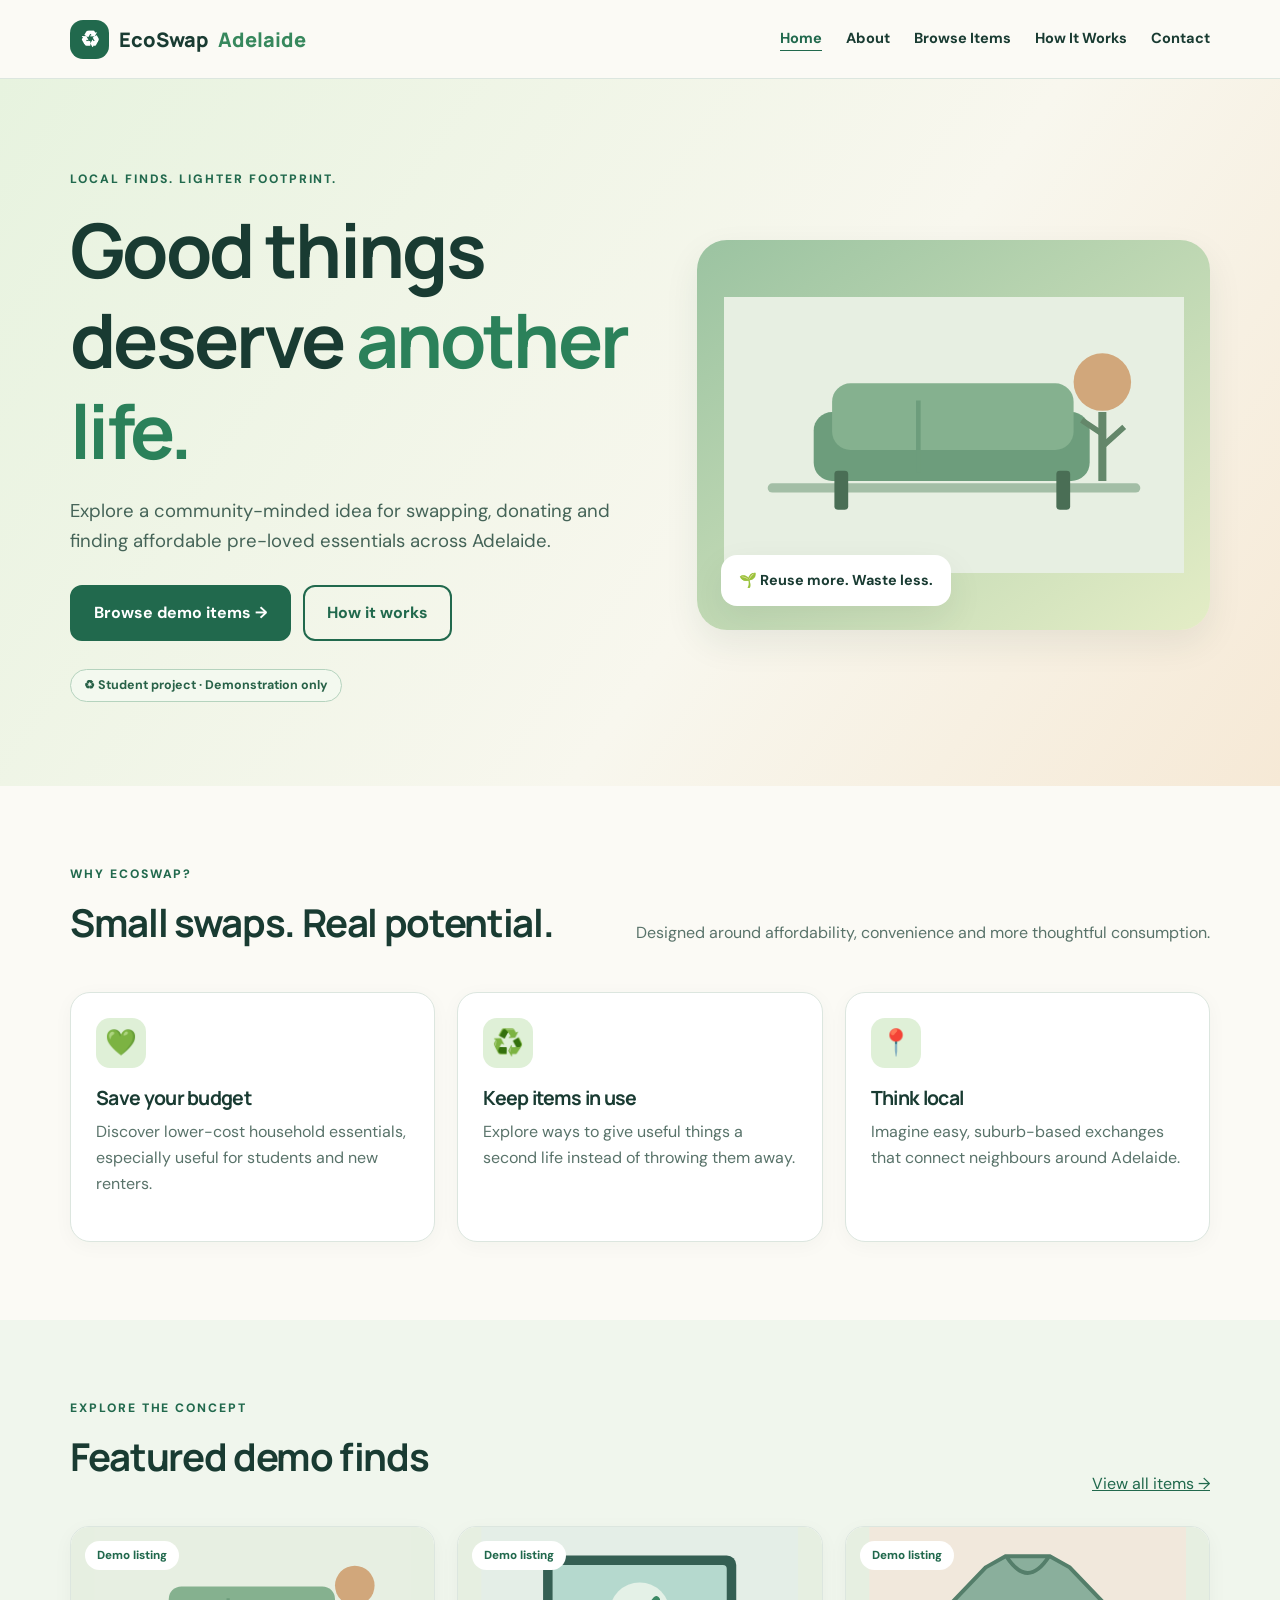
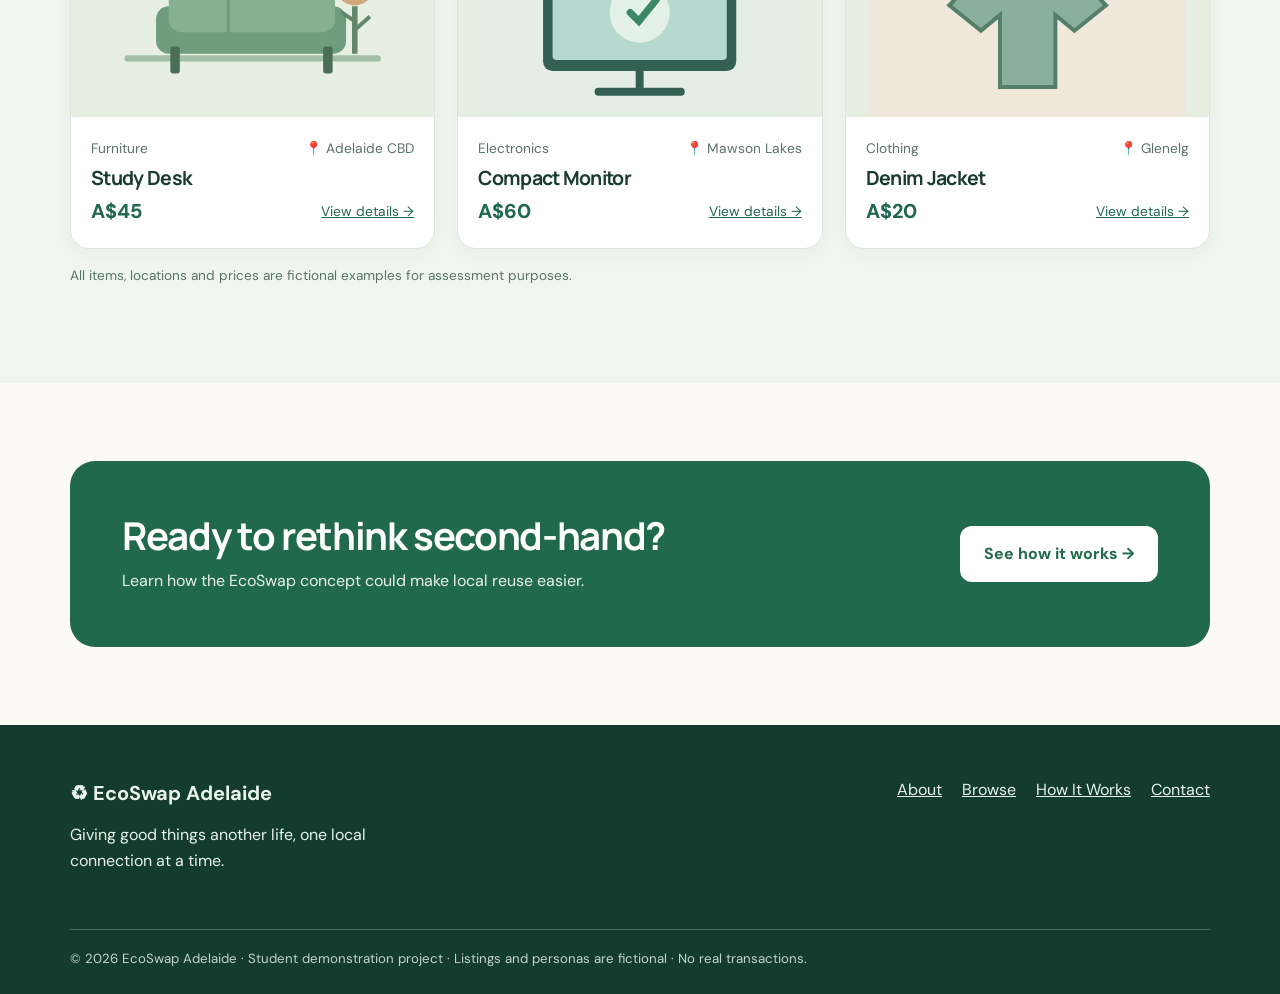
<file: index.html>
<!doctype html><html lang="en-AU"><head><meta charset="utf-8"><meta name="viewport" content="width=device-width,initial-scale=1"><meta name="description" content="Discover EcoSwap Adelaide, a student concept for affordable second-hand furniture, clothing and household items in Adelaide."><meta name="theme-color" content="#21694d"><meta name="robots" content="index,follow"><title>Sustainable Second-Hand Marketplace | EcoSwap Adelaide</title><meta property="og:type" content="website"><meta property="og:title" content="Sustainable Second-Hand Marketplace | EcoSwap Adelaide"><meta property="og:description" content="Discover EcoSwap Adelaide, a student concept for affordable second-hand furniture, clothing and household items in Adelaide."><link rel="stylesheet" href="style.css"><!-- GA4: replace G-XXXXXXXXXX with your own Measurement ID. Remove the conditional below once configured. -->
<script async src="https://www.googletagmanager.com/gtag/js?id=G-VTYSE3WFQF"></script>
<script>window.dataLayer=window.dataLayer||[];function gtag(){dataLayer.push(arguments)}gtag('js',new Date());gtag('config','G-VTYSE3WFQF');window.ECOSWAP_GA4_ENABLED=true;</script>
</head><body><a class="skip" href="#main">Skip to main content</a><header class="site-header"><div class="container header-inner"><a class="brand" href="index.html" aria-label="EcoSwap Adelaide home"><span class="brand-mark" aria-hidden="true">♻</span> EcoSwap <span style="color:#37885d">Adelaide</span></a><button class="menu-toggle" aria-controls="primary-nav" aria-expanded="false">Menu ☰</button><nav class="nav" id="primary-nav" aria-label="Main navigation"><a href="index.html" aria-current="page">Home</a><a href="about.html">About</a><a href="browse.html">Browse Items</a><a href="how-it-works.html">How It Works</a><a href="contact.html">Contact</a></nav></div></header><main id="main"><section class="hero"><div class="container hero-grid"><div><div class="eyebrow">Local finds. Lighter footprint.</div><h1>Good things deserve <span style="color:#2b815a">another life.</span></h1><p class="lead">Explore a community-minded idea for swapping, donating and finding affordable pre-loved essentials across Adelaide.</p><div class="hero-actions"><a class="btn" data-track="browse_items_click" href="browse.html">Browse demo items →</a><a class="btn btn-outline" href="how-it-works.html">How it works</a></div><span class="pill">♻ Student project · Demonstration only</span></div><div class="hero-visual"><svg viewBox="0 0 400 240" role="img" aria-label="Illustration of reusable household furniture"><rect width="400" height="240" fill="#e7efe2"/><rect x="38" y="162" width="324" height="8" rx="4" fill="#a3bea6"/><rect x="78" y="100" width="240" height="60" rx="16" fill="#6d9d7c"/><rect x="94" y="75" width="210" height="58" rx="16" fill="#85b18f"/><rect x="96" y="151" width="12" height="34" rx="3" fill="#4a6e55"/><rect x="289" y="151" width="12" height="34" rx="3" fill="#4a6e55"/><rect x="167" y="90" width="4" height="63" fill="#6d9d7c"/><circle cx="329" cy="74" r="25" fill="#d1a77b"/><path d="M329 100V160" stroke="#64876a" stroke-width="7"/><path d="M329 119l-18 -12m18 23 19 -17" stroke="#64876a" stroke-width="5"/></svg><div class="floating-note">🌱 Reuse more. Waste less.</div></div></div></section><section class="section"><div class="container"><div class="section-head"><div><div class="eyebrow">Why EcoSwap?</div><h2>Small swaps. Real potential.</h2></div><p>Designed around affordability, convenience and more thoughtful consumption.</p></div><div class="grid-3"><div class="card"><div class="icon-tile">💚</div><h3>Save your budget</h3><p>Discover lower-cost household essentials, especially useful for students and new renters.</p></div><div class="card"><div class="icon-tile">♻️</div><h3>Keep items in use</h3><p>Explore ways to give useful things a second life instead of throwing them away.</p></div><div class="card"><div class="icon-tile">📍</div><h3>Think local</h3><p>Imagine easy, suburb-based exchanges that connect neighbours around Adelaide.</p></div></div></div></section><section class="section section-soft"><div class="container"><div class="section-head"><div><div class="eyebrow">Explore the concept</div><h2>Featured demo finds</h2></div><a href="browse.html">View all items →</a></div><div class="grid-3"><article class="product-card" data-category="furniture" data-search="study desk furniture adelaide cbd" data-price="45" data-order="0"><div class="product-art"><svg viewBox="0 0 400 240" role="img" aria-label="Illustration of reusable household furniture"><rect width="400" height="240" fill="#e7efe2"/><rect x="38" y="162" width="324" height="8" rx="4" fill="#a3bea6"/><rect x="78" y="100" width="240" height="60" rx="16" fill="#6d9d7c"/><rect x="94" y="75" width="210" height="58" rx="16" fill="#85b18f"/><rect x="96" y="151" width="12" height="34" rx="3" fill="#4a6e55"/><rect x="289" y="151" width="12" height="34" rx="3" fill="#4a6e55"/><rect x="167" y="90" width="4" height="63" fill="#6d9d7c"/><circle cx="329" cy="74" r="25" fill="#d1a77b"/><path d="M329 100V160" stroke="#64876a" stroke-width="7"/><path d="M329 119l-18 -12m18 23 19 -17" stroke="#64876a" stroke-width="5"/></svg><span class="tag">Demo listing</span></div><div class="product-body"><div class="product-meta"><span>Furniture</span><span>📍 Adelaide CBD</span></div><h3>Study Desk</h3><div class="product-meta"><span class="price">A$45</span><a href="#" data-demo-action aria-label="Enquire about demo item Study Desk">View details →</a></div></div></article><article class="product-card" data-category="electronics" data-search="compact monitor electronics mawson lakes" data-price="60" data-order="1"><div class="product-art"><svg viewBox="0 0 400 240" role="img" aria-label="Illustration of a pre-owned computer monitor"><rect width="400" height="240" fill="#e4eee7"/><rect x="78" y="36" width="244" height="146" rx="12" fill="#345f53"/><rect x="90" y="48" width="220" height="120" rx="5" fill="#b5d9ce"/><circle cx="200" cy="108" r="38" fill="#e4f1e7"/><path d="M188 108l11 11 22-27" fill="none" stroke="#3b8964" stroke-width="9" stroke-linecap="round"/><path d="M200 182v26m-52 0h104" stroke="#345f53" stroke-width="10" stroke-linecap="round"/></svg><span class="tag">Demo listing</span></div><div class="product-body"><div class="product-meta"><span>Electronics</span><span>📍 Mawson Lakes</span></div><h3>Compact Monitor</h3><div class="product-meta"><span class="price">A$60</span><a href="#" data-demo-action aria-label="Enquire about demo item Compact Monitor">View details →</a></div></div></article><article class="product-card" data-category="clothing" data-search="denim jacket clothing glenelg" data-price="20" data-order="2"><div class="product-art"><svg viewBox="0 0 400 240" role="img" aria-label="Illustration of second-hand clothing"><rect width="400" height="240" fill="#f1e8dc"/><path d="M147 51l25-14h56l25 14 46 48-40 32-24-20v91H165v-91l-24 20-40-32z" fill="#8aaf9c" stroke="#547e6a" stroke-width="5"/><path d="M173 37q27 42 54 0" fill="none" stroke="#547e6a" stroke-width="5"/></svg><span class="tag">Demo listing</span></div><div class="product-body"><div class="product-meta"><span>Clothing</span><span>📍 Glenelg</span></div><h3>Denim Jacket</h3><div class="product-meta"><span class="price">A$20</span><a href="#" data-demo-action aria-label="Enquire about demo item Denim Jacket">View details →</a></div></div></article></div><p class="mini" style="margin-top:16px">All items, locations and prices are fictional examples for assessment purposes.</p></div></section><section class="section"><div class="container"><div class="banner"><div><h2>Ready to rethink second-hand?</h2><p>Learn how the EcoSwap concept could make local reuse easier.</p></div><a class="btn" href="how-it-works.html">See how it works →</a></div></div></section></main><footer class="footer"><div class="container"><div class="footer-grid"><div><strong style="font-size:1.25rem">♻ EcoSwap Adelaide</strong><p style="max-width:380px;margin-top:12px">Giving good things another life, one local connection at a time.</p></div><div class="footer-links"><a href="about.html">About</a><a href="browse.html">Browse</a><a href="how-it-works.html">How It Works</a><a href="contact.html">Contact</a></div></div><div class="footer-bottom">© <span id="year">2026</span> EcoSwap Adelaide · Student demonstration project · Listings and personas are fictional · No real transactions.</div></div></footer><script src="script.js" defer></script></body></html>
</file>
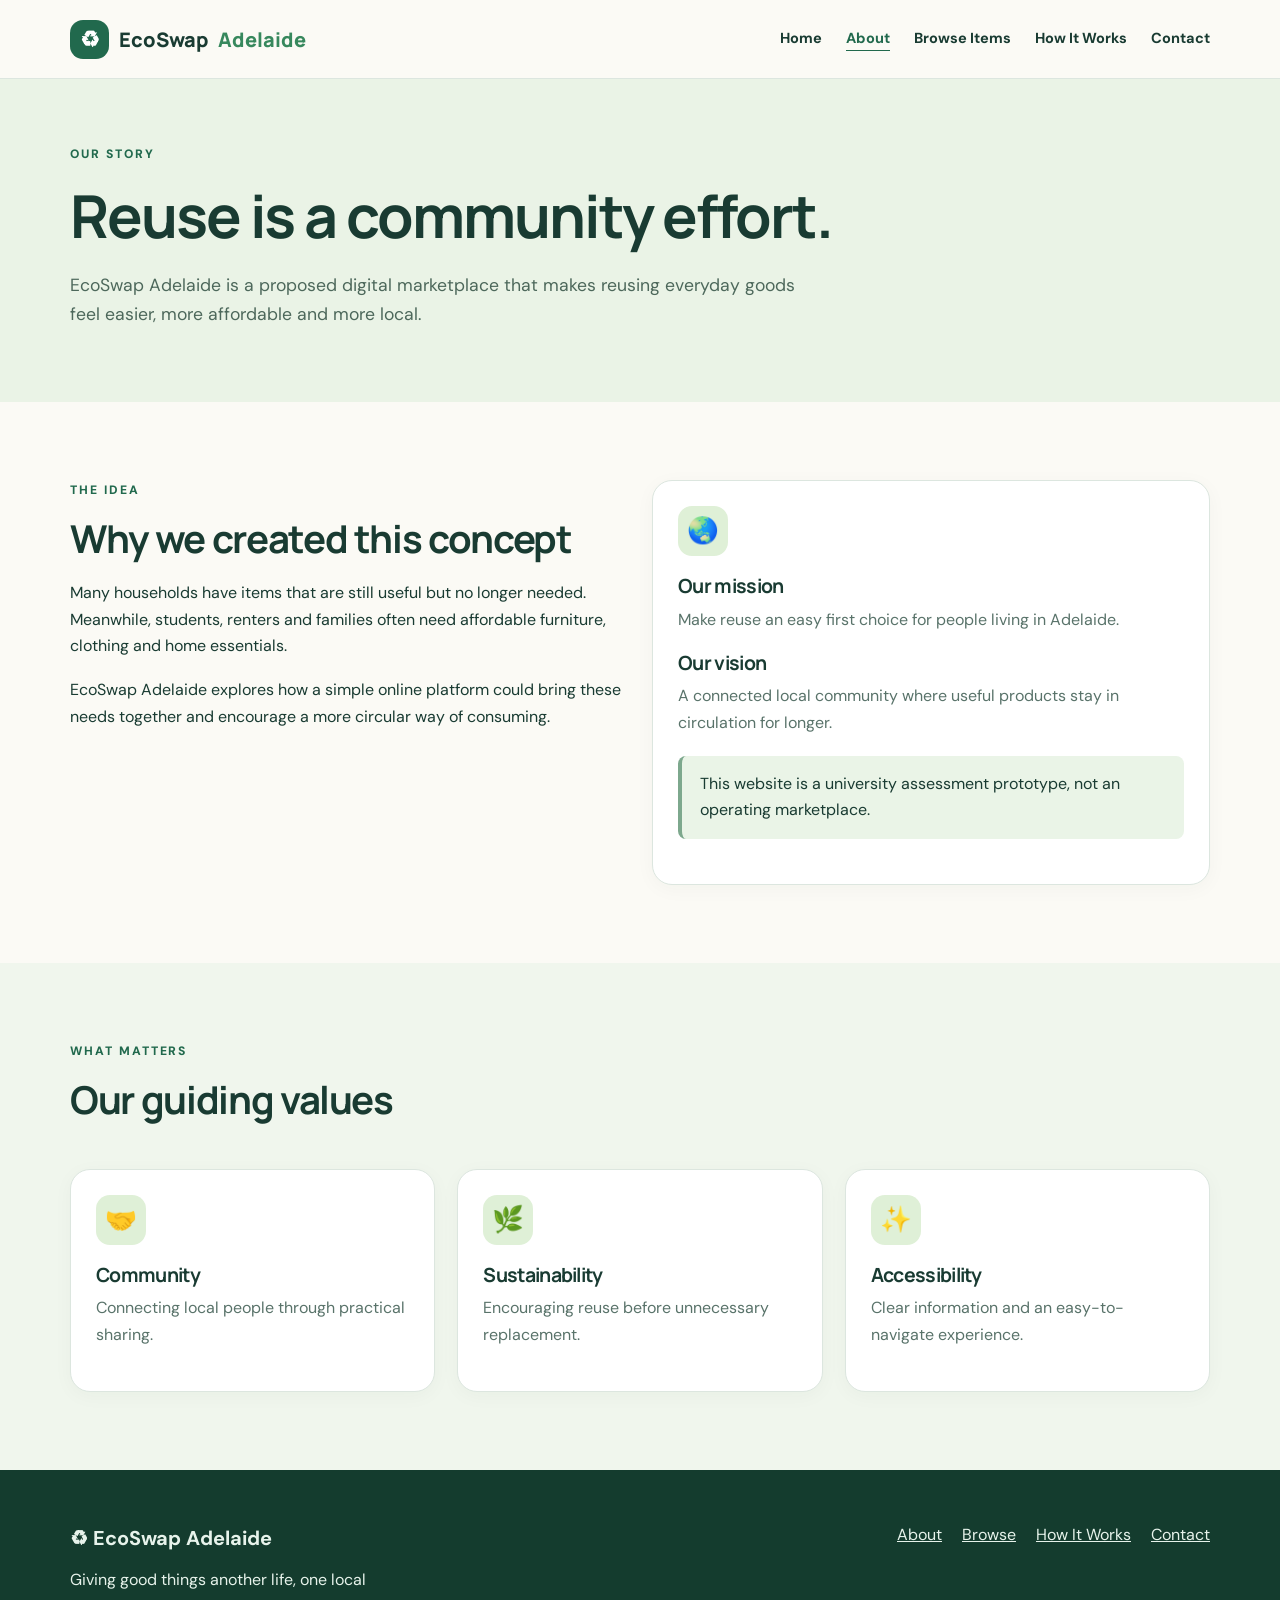
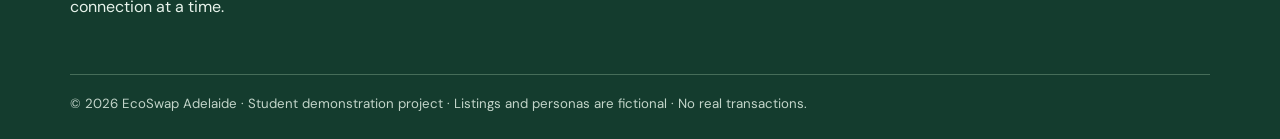
<file: about.html>
<!doctype html><html lang="en-AU"><head><meta charset="utf-8"><meta name="viewport" content="width=device-width,initial-scale=1"><meta name="description" content="Learn about EcoSwap Adelaide, a proposed local reuse initiative promoting affordable second-hand shopping and waste reduction."><meta name="theme-color" content="#21694d"><meta name="robots" content="index,follow"><title>About Our Sustainable Living Initiative | EcoSwap Adelaide</title><meta property="og:type" content="website"><meta property="og:title" content="About Our Sustainable Living Initiative | EcoSwap Adelaide"><meta property="og:description" content="Learn about EcoSwap Adelaide, a proposed local reuse initiative promoting affordable second-hand shopping and waste reduction."><link rel="stylesheet" href="style.css"><!-- GA4: replace G-XXXXXXXXXX with your own Measurement ID. Remove the conditional below once configured. -->
<script async src="https://www.googletagmanager.com/gtag/js?id=G-VTYSE3WFQF"></script>
<script>window.dataLayer=window.dataLayer||[];function gtag(){dataLayer.push(arguments)}gtag('js',new Date());gtag('config','G-VTYSE3WFQF');window.ECOSWAP_GA4_ENABLED=true;</script>
</head><body><a class="skip" href="#main">Skip to main content</a><header class="site-header"><div class="container header-inner"><a class="brand" href="index.html" aria-label="EcoSwap Adelaide home"><span class="brand-mark" aria-hidden="true">♻</span> EcoSwap <span style="color:#37885d">Adelaide</span></a><button class="menu-toggle" aria-controls="primary-nav" aria-expanded="false">Menu ☰</button><nav class="nav" id="primary-nav" aria-label="Main navigation"><a href="index.html">Home</a><a href="about.html" aria-current="page">About</a><a href="browse.html">Browse Items</a><a href="how-it-works.html">How It Works</a><a href="contact.html">Contact</a></nav></div></header><main id="main"><section class="page-hero"><div class="container"><div class="eyebrow">Our story</div><h1>Reuse is a community effort.</h1><p>EcoSwap Adelaide is a proposed digital marketplace that makes reusing everyday goods feel easier, more affordable and more local.</p></div></section><section class="section"><div class="container grid-2"><div><div class="eyebrow">The idea</div><h2>Why we created this concept</h2><p>Many households have items that are still useful but no longer needed. Meanwhile, students, renters and families often need affordable furniture, clothing and home essentials.</p><p>EcoSwap Adelaide explores how a simple online platform could bring these needs together and encourage a more circular way of consuming.</p></div><div class="card"><div class="icon-tile">🌏</div><h3>Our mission</h3><p>Make reuse an easy first choice for people living in Adelaide.</p><h3>Our vision</h3><p>A connected local community where useful products stay in circulation for longer.</p><div class="notice">This website is a university assessment prototype, not an operating marketplace.</div></div></div></section><section class="section section-soft"><div class="container"><div class="section-head"><div><div class="eyebrow">What matters</div><h2>Our guiding values</h2></div></div><div class="grid-3"><div class="card"><div class="icon-tile">🤝</div><h3>Community</h3><p>Connecting local people through practical sharing.</p></div><div class="card"><div class="icon-tile">🌿</div><h3>Sustainability</h3><p>Encouraging reuse before unnecessary replacement.</p></div><div class="card"><div class="icon-tile">✨</div><h3>Accessibility</h3><p>Clear information and an easy-to-navigate experience.</p></div></div></div></section></main><footer class="footer"><div class="container"><div class="footer-grid"><div><strong style="font-size:1.25rem">♻ EcoSwap Adelaide</strong><p style="max-width:380px;margin-top:12px">Giving good things another life, one local connection at a time.</p></div><div class="footer-links"><a href="about.html">About</a><a href="browse.html">Browse</a><a href="how-it-works.html">How It Works</a><a href="contact.html">Contact</a></div></div><div class="footer-bottom">© <span id="year">2026</span> EcoSwap Adelaide · Student demonstration project · Listings and personas are fictional · No real transactions.</div></div></footer><script src="script.js" defer></script></body></html>
</file>
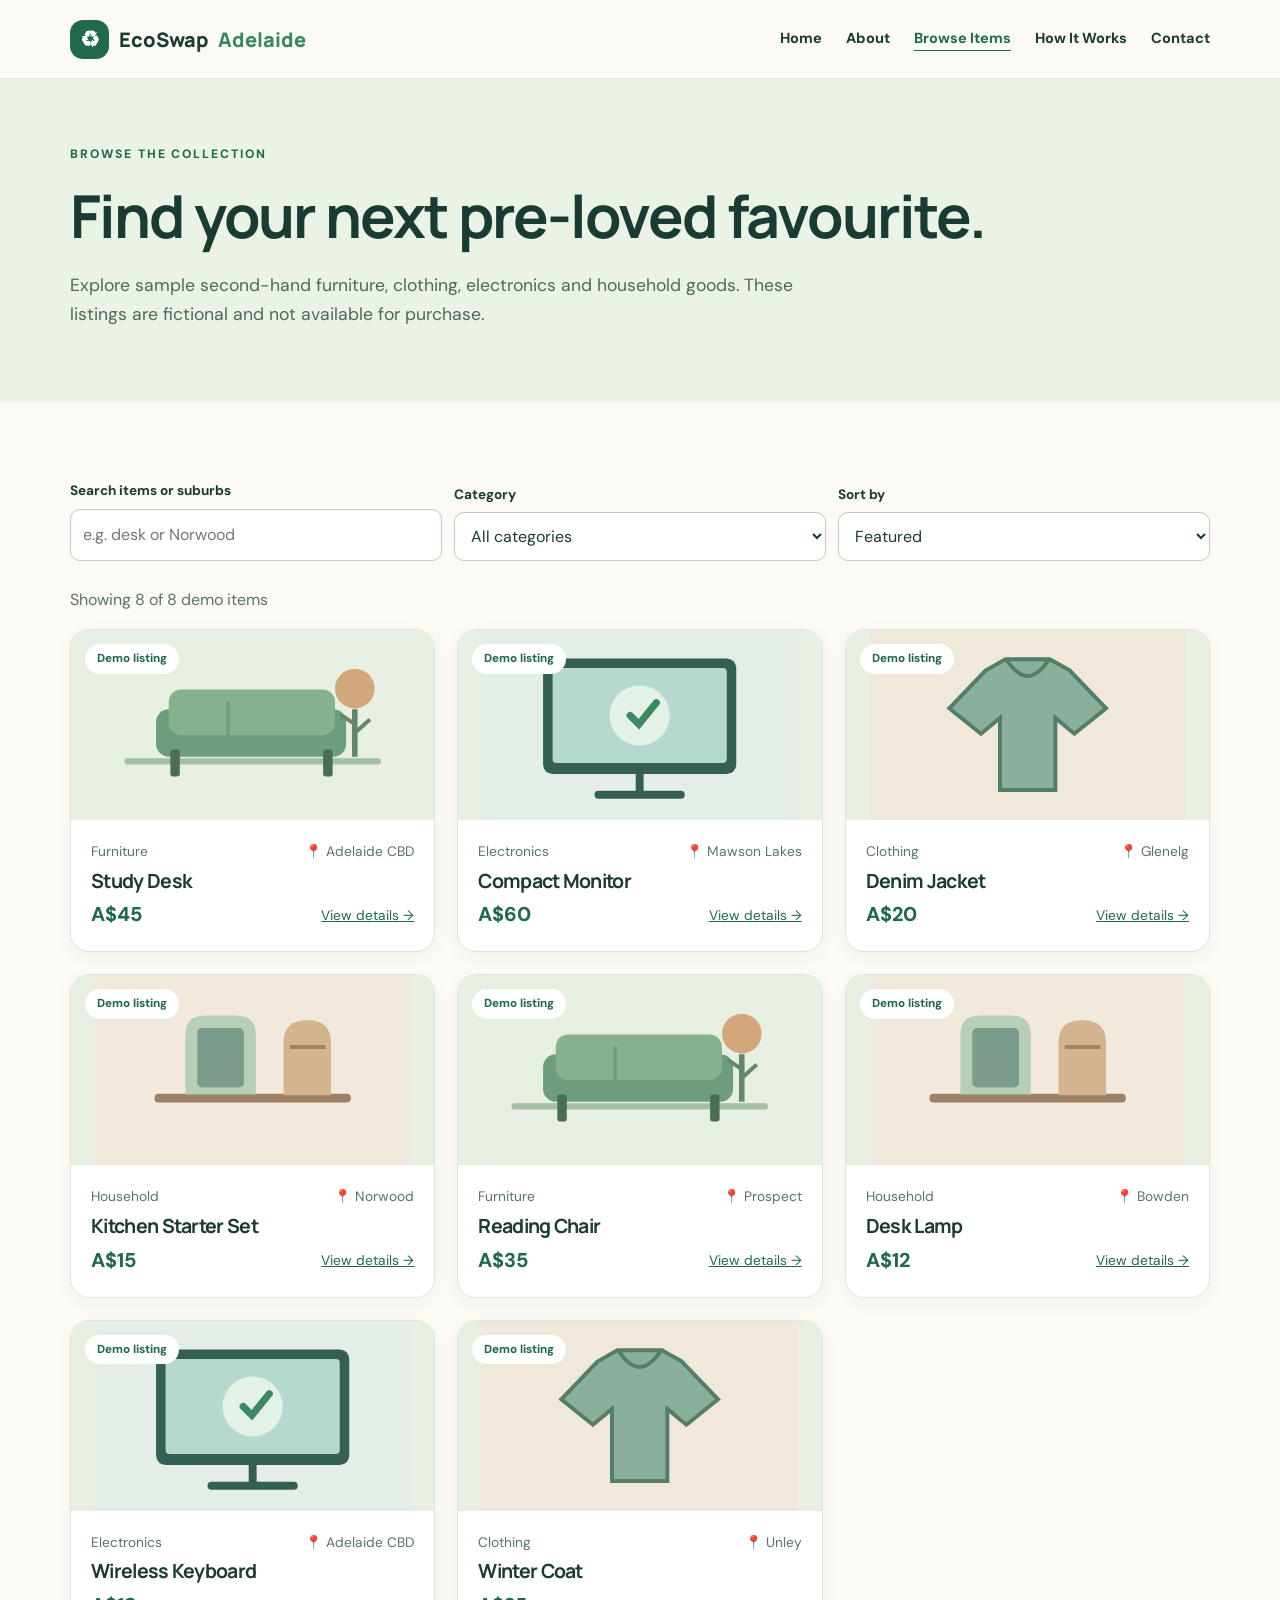
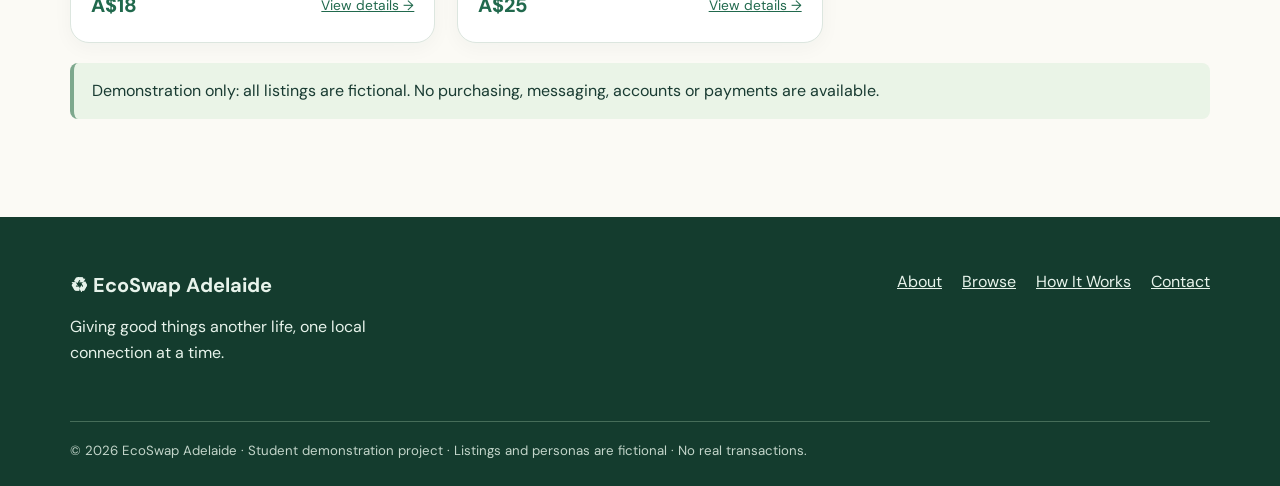
<file: browse.html>
<!doctype html><html lang="en-AU"><head><meta charset="utf-8"><meta name="viewport" content="width=device-width,initial-scale=1"><meta name="description" content="Browse fictional second-hand furniture, clothing, electronics and household goods in Adelaide on the EcoSwap demo marketplace."><meta name="theme-color" content="#21694d"><meta name="robots" content="index,follow"><title>Second-Hand Furniture and Household Items | EcoSwap Adelaide</title><meta property="og:type" content="website"><meta property="og:title" content="Second-Hand Furniture and Household Items | EcoSwap Adelaide"><meta property="og:description" content="Browse fictional second-hand furniture, clothing, electronics and household goods in Adelaide on the EcoSwap demo marketplace."><link rel="stylesheet" href="style.css"><!-- GA4: replace G-XXXXXXXXXX with your own Measurement ID. Remove the conditional below once configured. -->
<script async src="https://www.googletagmanager.com/gtag/js?id=G-VTYSE3WFQF"></script>
<script>window.dataLayer=window.dataLayer||[];function gtag(){dataLayer.push(arguments)}gtag('js',new Date());gtag('config','G-VTYSE3WFQF');window.ECOSWAP_GA4_ENABLED=true;</script>
</head><body><a class="skip" href="#main">Skip to main content</a><header class="site-header"><div class="container header-inner"><a class="brand" href="index.html" aria-label="EcoSwap Adelaide home"><span class="brand-mark" aria-hidden="true">♻</span> EcoSwap <span style="color:#37885d">Adelaide</span></a><button class="menu-toggle" aria-controls="primary-nav" aria-expanded="false">Menu ☰</button><nav class="nav" id="primary-nav" aria-label="Main navigation"><a href="index.html">Home</a><a href="about.html">About</a><a href="browse.html" aria-current="page">Browse Items</a><a href="how-it-works.html">How It Works</a><a href="contact.html">Contact</a></nav></div></header><main id="main"><section class="page-hero"><div class="container"><div class="eyebrow">Browse the collection</div><h1>Find your next pre-loved favourite.</h1><p>Explore sample second-hand furniture, clothing, electronics and household goods. These listings are fictional and not available for purchase.</p></div></section><section class="section"><div class="container"><div class="filters"><div class="field"><label for="search">Search items or suburbs</label><input id="search" type="search" placeholder="e.g. desk or Norwood"></div><div class="field"><label for="category">Category</label><select id="category"><option value="all">All categories</option><option value="furniture">Furniture</option><option value="electronics">Electronics</option><option value="clothing">Clothing</option><option value="household">Household goods</option></select></div><div class="field"><label for="sort">Sort by</label><select id="sort"><option value="default">Featured</option><option value="price-asc">Price: low to high</option><option value="price-desc">Price: high to low</option></select></div></div><p class="result-count" id="result-count" role="status" aria-live="polite"></p><div id="product-grid" class="grid-3"><article class="product-card" data-category="furniture" data-search="study desk furniture adelaide cbd" data-price="45" data-order="0"><div class="product-art"><svg viewBox="0 0 400 240" role="img" aria-label="Illustration of reusable household furniture"><rect width="400" height="240" fill="#e7efe2"/><rect x="38" y="162" width="324" height="8" rx="4" fill="#a3bea6"/><rect x="78" y="100" width="240" height="60" rx="16" fill="#6d9d7c"/><rect x="94" y="75" width="210" height="58" rx="16" fill="#85b18f"/><rect x="96" y="151" width="12" height="34" rx="3" fill="#4a6e55"/><rect x="289" y="151" width="12" height="34" rx="3" fill="#4a6e55"/><rect x="167" y="90" width="4" height="63" fill="#6d9d7c"/><circle cx="329" cy="74" r="25" fill="#d1a77b"/><path d="M329 100V160" stroke="#64876a" stroke-width="7"/><path d="M329 119l-18 -12m18 23 19 -17" stroke="#64876a" stroke-width="5"/></svg><span class="tag">Demo listing</span></div><div class="product-body"><div class="product-meta"><span>Furniture</span><span>📍 Adelaide CBD</span></div><h3>Study Desk</h3><div class="product-meta"><span class="price">A$45</span><a href="#" data-demo-action aria-label="Enquire about demo item Study Desk">View details →</a></div></div></article><article class="product-card" data-category="electronics" data-search="compact monitor electronics mawson lakes" data-price="60" data-order="1"><div class="product-art"><svg viewBox="0 0 400 240" role="img" aria-label="Illustration of a pre-owned computer monitor"><rect width="400" height="240" fill="#e4eee7"/><rect x="78" y="36" width="244" height="146" rx="12" fill="#345f53"/><rect x="90" y="48" width="220" height="120" rx="5" fill="#b5d9ce"/><circle cx="200" cy="108" r="38" fill="#e4f1e7"/><path d="M188 108l11 11 22-27" fill="none" stroke="#3b8964" stroke-width="9" stroke-linecap="round"/><path d="M200 182v26m-52 0h104" stroke="#345f53" stroke-width="10" stroke-linecap="round"/></svg><span class="tag">Demo listing</span></div><div class="product-body"><div class="product-meta"><span>Electronics</span><span>📍 Mawson Lakes</span></div><h3>Compact Monitor</h3><div class="product-meta"><span class="price">A$60</span><a href="#" data-demo-action aria-label="Enquire about demo item Compact Monitor">View details →</a></div></div></article><article class="product-card" data-category="clothing" data-search="denim jacket clothing glenelg" data-price="20" data-order="2"><div class="product-art"><svg viewBox="0 0 400 240" role="img" aria-label="Illustration of second-hand clothing"><rect width="400" height="240" fill="#f1e8dc"/><path d="M147 51l25-14h56l25 14 46 48-40 32-24-20v91H165v-91l-24 20-40-32z" fill="#8aaf9c" stroke="#547e6a" stroke-width="5"/><path d="M173 37q27 42 54 0" fill="none" stroke="#547e6a" stroke-width="5"/></svg><span class="tag">Demo listing</span></div><div class="product-body"><div class="product-meta"><span>Clothing</span><span>📍 Glenelg</span></div><h3>Denim Jacket</h3><div class="product-meta"><span class="price">A$20</span><a href="#" data-demo-action aria-label="Enquire about demo item Denim Jacket">View details →</a></div></div></article><article class="product-card" data-category="household" data-search="kitchen starter set household norwood" data-price="15" data-order="3"><div class="product-art"><svg viewBox="0 0 400 240" role="img" aria-label="Illustration of reusable household goods"><rect width="400" height="240" fill="#f1eadc"/><rect x="76" y="150" width="248" height="11" rx="5" fill="#9e8164"/><path d="M115 151V76q0-25 25-25h39q25 0 25 25v75" fill="#b6cfb6"/><rect x="130" y="67" width="59" height="75" rx="6" fill="#7b9c8b"/><path d="M239 152v-67q0-28 30-28t30 28v67" fill="#d4b48e"/><path d="M247 91h45" stroke="#a9825d" stroke-width="5"/></svg><span class="tag">Demo listing</span></div><div class="product-body"><div class="product-meta"><span>Household</span><span>📍 Norwood</span></div><h3>Kitchen Starter Set</h3><div class="product-meta"><span class="price">A$15</span><a href="#" data-demo-action aria-label="Enquire about demo item Kitchen Starter Set">View details →</a></div></div></article><article class="product-card" data-category="furniture" data-search="reading chair furniture prospect" data-price="35" data-order="4"><div class="product-art"><svg viewBox="0 0 400 240" role="img" aria-label="Illustration of reusable household furniture"><rect width="400" height="240" fill="#e7efe2"/><rect x="38" y="162" width="324" height="8" rx="4" fill="#a3bea6"/><rect x="78" y="100" width="240" height="60" rx="16" fill="#6d9d7c"/><rect x="94" y="75" width="210" height="58" rx="16" fill="#85b18f"/><rect x="96" y="151" width="12" height="34" rx="3" fill="#4a6e55"/><rect x="289" y="151" width="12" height="34" rx="3" fill="#4a6e55"/><rect x="167" y="90" width="4" height="63" fill="#6d9d7c"/><circle cx="329" cy="74" r="25" fill="#d1a77b"/><path d="M329 100V160" stroke="#64876a" stroke-width="7"/><path d="M329 119l-18 -12m18 23 19 -17" stroke="#64876a" stroke-width="5"/></svg><span class="tag">Demo listing</span></div><div class="product-body"><div class="product-meta"><span>Furniture</span><span>📍 Prospect</span></div><h3>Reading Chair</h3><div class="product-meta"><span class="price">A$35</span><a href="#" data-demo-action aria-label="Enquire about demo item Reading Chair">View details →</a></div></div></article><article class="product-card" data-category="household" data-search="desk lamp household bowden" data-price="12" data-order="5"><div class="product-art"><svg viewBox="0 0 400 240" role="img" aria-label="Illustration of reusable household goods"><rect width="400" height="240" fill="#f1eadc"/><rect x="76" y="150" width="248" height="11" rx="5" fill="#9e8164"/><path d="M115 151V76q0-25 25-25h39q25 0 25 25v75" fill="#b6cfb6"/><rect x="130" y="67" width="59" height="75" rx="6" fill="#7b9c8b"/><path d="M239 152v-67q0-28 30-28t30 28v67" fill="#d4b48e"/><path d="M247 91h45" stroke="#a9825d" stroke-width="5"/></svg><span class="tag">Demo listing</span></div><div class="product-body"><div class="product-meta"><span>Household</span><span>📍 Bowden</span></div><h3>Desk Lamp</h3><div class="product-meta"><span class="price">A$12</span><a href="#" data-demo-action aria-label="Enquire about demo item Desk Lamp">View details →</a></div></div></article><article class="product-card" data-category="electronics" data-search="wireless keyboard electronics adelaide cbd" data-price="18" data-order="6"><div class="product-art"><svg viewBox="0 0 400 240" role="img" aria-label="Illustration of a pre-owned computer monitor"><rect width="400" height="240" fill="#e4eee7"/><rect x="78" y="36" width="244" height="146" rx="12" fill="#345f53"/><rect x="90" y="48" width="220" height="120" rx="5" fill="#b5d9ce"/><circle cx="200" cy="108" r="38" fill="#e4f1e7"/><path d="M188 108l11 11 22-27" fill="none" stroke="#3b8964" stroke-width="9" stroke-linecap="round"/><path d="M200 182v26m-52 0h104" stroke="#345f53" stroke-width="10" stroke-linecap="round"/></svg><span class="tag">Demo listing</span></div><div class="product-body"><div class="product-meta"><span>Electronics</span><span>📍 Adelaide CBD</span></div><h3>Wireless Keyboard</h3><div class="product-meta"><span class="price">A$18</span><a href="#" data-demo-action aria-label="Enquire about demo item Wireless Keyboard">View details →</a></div></div></article><article class="product-card" data-category="clothing" data-search="winter coat clothing unley" data-price="25" data-order="7"><div class="product-art"><svg viewBox="0 0 400 240" role="img" aria-label="Illustration of second-hand clothing"><rect width="400" height="240" fill="#f1e8dc"/><path d="M147 51l25-14h56l25 14 46 48-40 32-24-20v91H165v-91l-24 20-40-32z" fill="#8aaf9c" stroke="#547e6a" stroke-width="5"/><path d="M173 37q27 42 54 0" fill="none" stroke="#547e6a" stroke-width="5"/></svg><span class="tag">Demo listing</span></div><div class="product-body"><div class="product-meta"><span>Clothing</span><span>📍 Unley</span></div><h3>Winter Coat</h3><div class="product-meta"><span class="price">A$25</span><a href="#" data-demo-action aria-label="Enquire about demo item Winter Coat">View details →</a></div></div></article></div><p id="empty-state" class="empty" hidden>No matching items. Try another keyword or category.</p><div class="notice">Demonstration only: all listings are fictional. No purchasing, messaging, accounts or payments are available.</div></div></section></main><footer class="footer"><div class="container"><div class="footer-grid"><div><strong style="font-size:1.25rem">♻ EcoSwap Adelaide</strong><p style="max-width:380px;margin-top:12px">Giving good things another life, one local connection at a time.</p></div><div class="footer-links"><a href="about.html">About</a><a href="browse.html">Browse</a><a href="how-it-works.html">How It Works</a><a href="contact.html">Contact</a></div></div><div class="footer-bottom">© <span id="year">2026</span> EcoSwap Adelaide · Student demonstration project · Listings and personas are fictional · No real transactions.</div></div></footer><script src="script.js" defer></script></body></html>
</file>
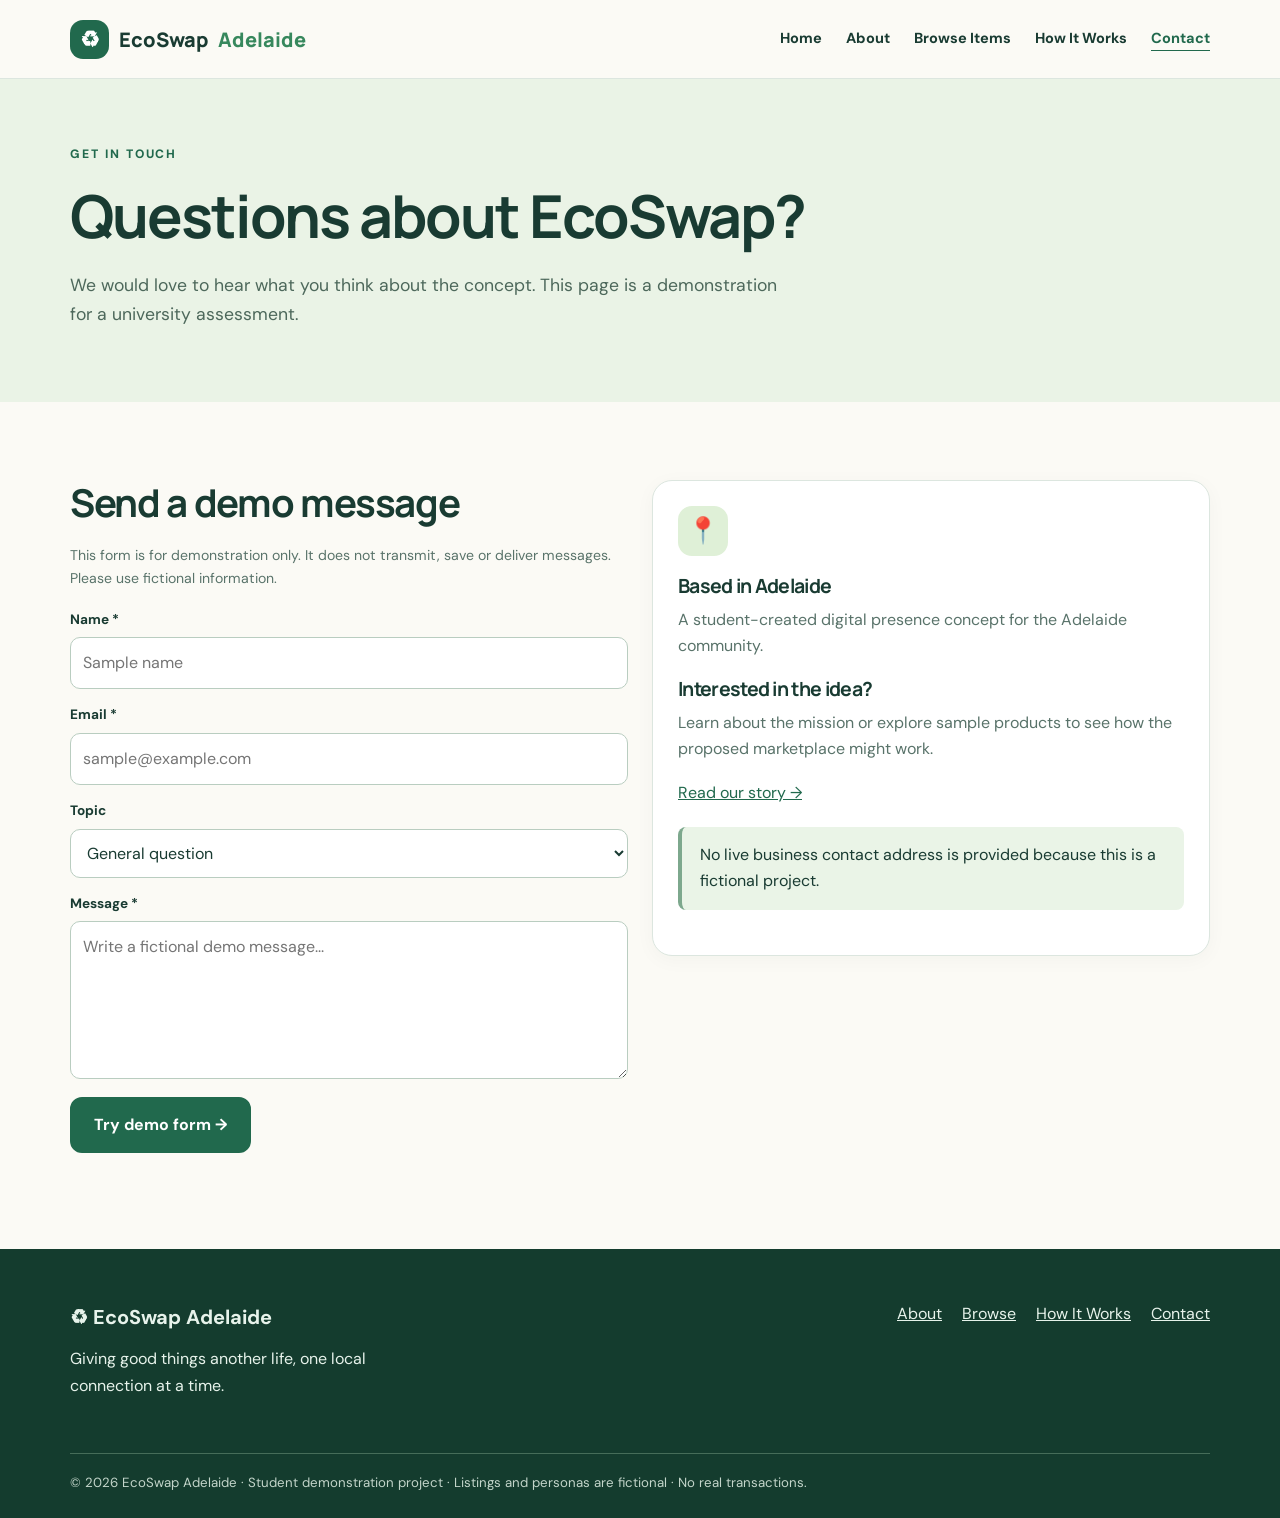
<file: contact.html>
<!doctype html><html lang="en-AU"><head><meta charset="utf-8"><meta name="viewport" content="width=device-width,initial-scale=1"><meta name="description" content="Contact the EcoSwap Adelaide student project and learn about the sustainable marketplace concept. Demo form only."><meta name="theme-color" content="#21694d"><meta name="robots" content="index,follow"><title>Contact EcoSwap Adelaide | EcoSwap Adelaide</title><meta property="og:type" content="website"><meta property="og:title" content="Contact EcoSwap Adelaide | EcoSwap Adelaide"><meta property="og:description" content="Contact the EcoSwap Adelaide student project and learn about the sustainable marketplace concept. Demo form only."><link rel="stylesheet" href="style.css"><!-- GA4: replace G-XXXXXXXXXX with your own Measurement ID. Remove the conditional below once configured. -->
<script async src="https://www.googletagmanager.com/gtag/js?id=G-VTYSE3WFQF"></script>
<script>window.dataLayer=window.dataLayer||[];function gtag(){dataLayer.push(arguments)}gtag('js',new Date());gtag('config','G-VTYSE3WFQF');window.ECOSWAP_GA4_ENABLED=true;</script>
</head><body><a class="skip" href="#main">Skip to main content</a><header class="site-header"><div class="container header-inner"><a class="brand" href="index.html" aria-label="EcoSwap Adelaide home"><span class="brand-mark" aria-hidden="true">♻</span> EcoSwap <span style="color:#37885d">Adelaide</span></a><button class="menu-toggle" aria-controls="primary-nav" aria-expanded="false">Menu ☰</button><nav class="nav" id="primary-nav" aria-label="Main navigation"><a href="index.html">Home</a><a href="about.html">About</a><a href="browse.html">Browse Items</a><a href="how-it-works.html">How It Works</a><a href="contact.html" aria-current="page">Contact</a></nav></div></header><main id="main"><section class="page-hero"><div class="container"><div class="eyebrow">Get in touch</div><h1>Questions about EcoSwap?</h1><p>We would love to hear what you think about the concept. This page is a demonstration for a university assessment.</p></div></section><section class="section"><div class="container grid-2"><div class="form-wrap"><h2>Send a demo message</h2><p class="form-note">This form is for demonstration only. It does not transmit, save or deliver messages. Please use fictional information.</p><form id="contact-form"><div class="field"><label for="name">Name *</label><input id="name" name="name" required maxlength="80" autocomplete="off" placeholder="Sample name"></div><div class="field" style="margin-top:15px"><label for="email">Email *</label><input id="email" name="email" type="email" required autocomplete="off" placeholder="sample@example.com"></div><div class="field" style="margin-top:15px"><label for="topic">Topic</label><select id="topic" name="topic"><option>General question</option><option>Website feedback</option><option>Community partnership idea</option></select></div><div class="field" style="margin-top:15px"><label for="message">Message *</label><textarea id="message" name="message" required rows="5" maxlength="1000" placeholder="Write a fictional demo message..."></textarea></div><button type="submit" class="btn" data-track="demo_contact_submit" style="margin-top:18px">Try demo form →</button><p id="form-status" role="status" aria-live="polite" style="margin-top:12px"></p></form></div><div><div class="card"><div class="icon-tile">📍</div><h3>Based in Adelaide</h3><p>A student-created digital presence concept for the Adelaide community.</p><h3>Interested in the idea?</h3><p>Learn about the mission or explore sample products to see how the proposed marketplace might work.</p><a href="about.html">Read our story →</a><div class="notice">No live business contact address is provided because this is a fictional project.</div></div></div></div></section></main><footer class="footer"><div class="container"><div class="footer-grid"><div><strong style="font-size:1.25rem">♻ EcoSwap Adelaide</strong><p style="max-width:380px;margin-top:12px">Giving good things another life, one local connection at a time.</p></div><div class="footer-links"><a href="about.html">About</a><a href="browse.html">Browse</a><a href="how-it-works.html">How It Works</a><a href="contact.html">Contact</a></div></div><div class="footer-bottom">© <span id="year">2026</span> EcoSwap Adelaide · Student demonstration project · Listings and personas are fictional · No real transactions.</div></div></footer><script src="script.js" defer></script></body></html>
</file>
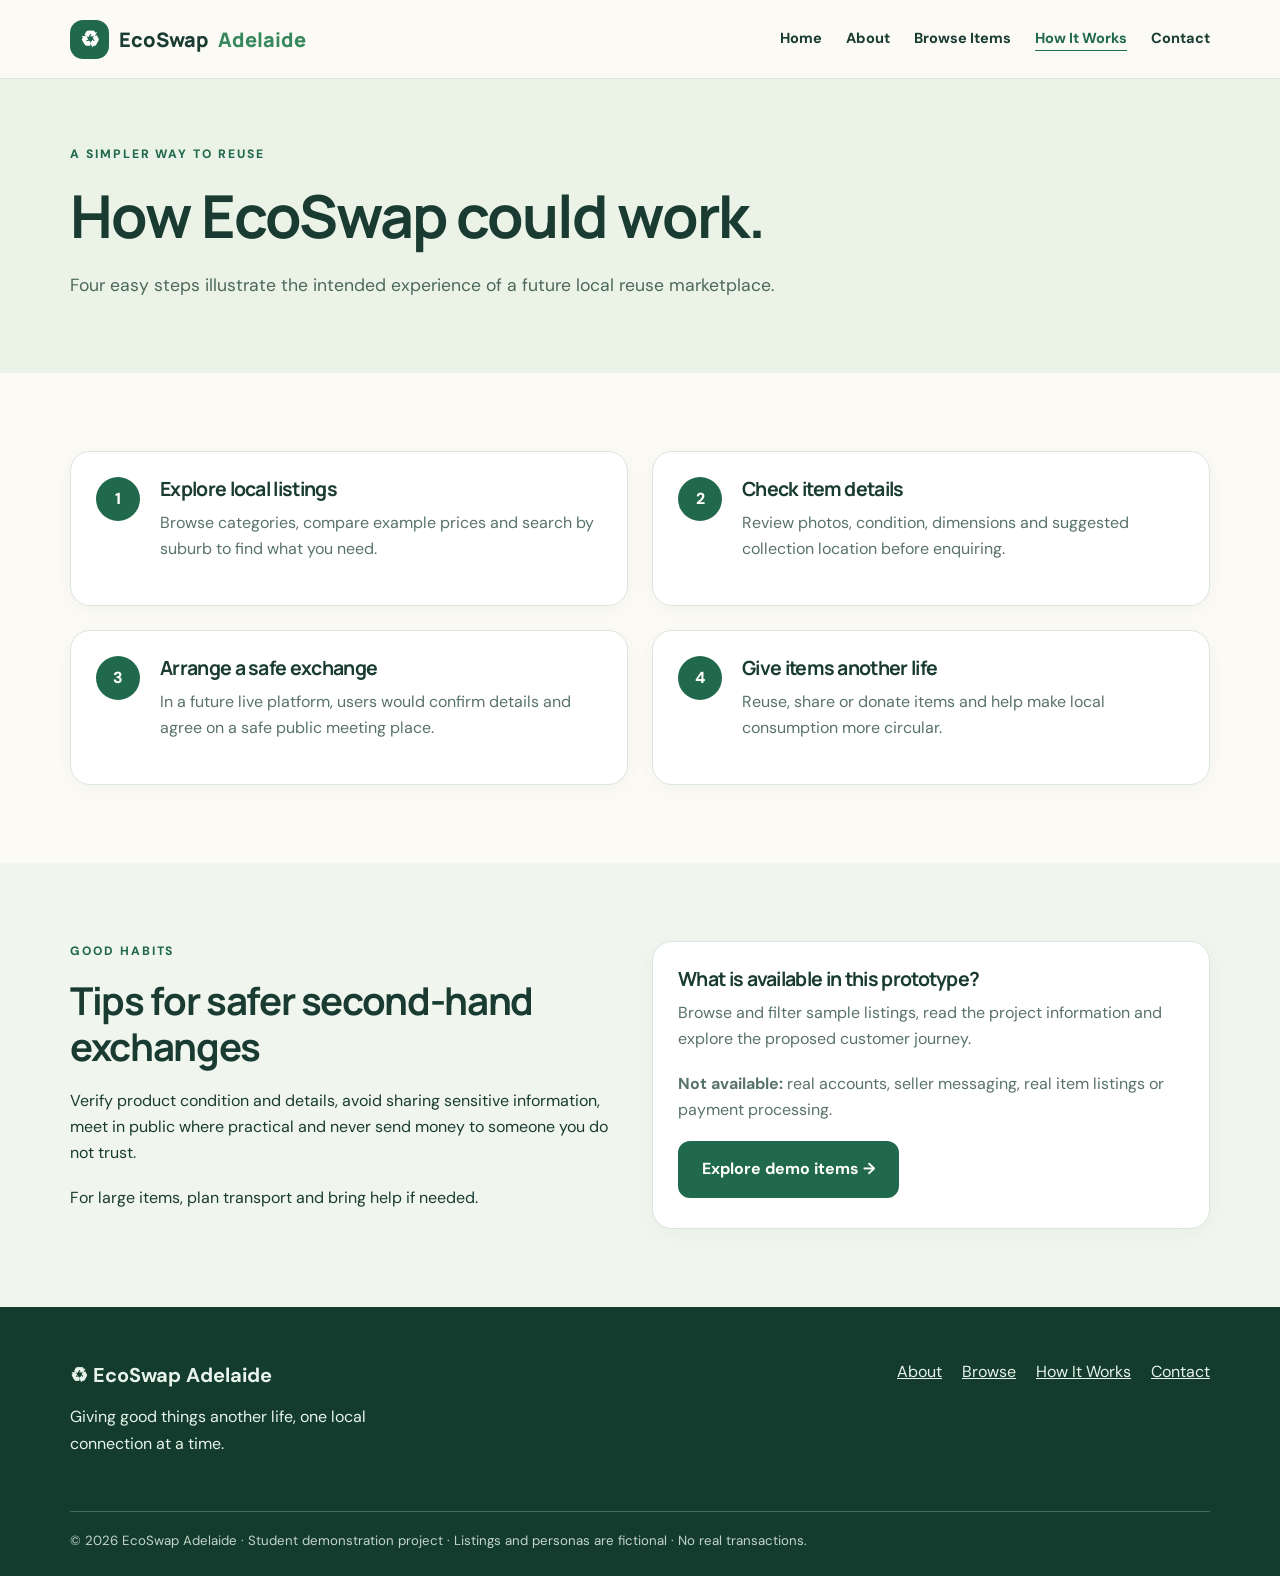
<file: how-it-works.html>
<!doctype html><html lang="en-AU"><head><meta charset="utf-8"><meta name="viewport" content="width=device-width,initial-scale=1"><meta name="description" content="Discover how the EcoSwap Adelaide concept could help local residents browse, exchange and donate reusable items safely."><meta name="theme-color" content="#21694d"><meta name="robots" content="index,follow"><title>How to Swap and Reuse Household Items | EcoSwap Adelaide</title><meta property="og:type" content="website"><meta property="og:title" content="How to Swap and Reuse Household Items | EcoSwap Adelaide"><meta property="og:description" content="Discover how the EcoSwap Adelaide concept could help local residents browse, exchange and donate reusable items safely."><link rel="stylesheet" href="style.css"><!-- GA4: replace G-XXXXXXXXXX with your own Measurement ID. Remove the conditional below once configured. -->
<script async src="https://www.googletagmanager.com/gtag/js?id=G-VTYSE3WFQF"></script>
<script>window.dataLayer=window.dataLayer||[];function gtag(){dataLayer.push(arguments)}gtag('js',new Date());gtag('config','G-VTYSE3WFQF');window.ECOSWAP_GA4_ENABLED=true;</script>
</head><body><a class="skip" href="#main">Skip to main content</a><header class="site-header"><div class="container header-inner"><a class="brand" href="index.html" aria-label="EcoSwap Adelaide home"><span class="brand-mark" aria-hidden="true">♻</span> EcoSwap <span style="color:#37885d">Adelaide</span></a><button class="menu-toggle" aria-controls="primary-nav" aria-expanded="false">Menu ☰</button><nav class="nav" id="primary-nav" aria-label="Main navigation"><a href="index.html">Home</a><a href="about.html">About</a><a href="browse.html">Browse Items</a><a href="how-it-works.html" aria-current="page">How It Works</a><a href="contact.html">Contact</a></nav></div></header><main id="main"><section class="page-hero"><div class="container"><div class="eyebrow">A simpler way to reuse</div><h1>How EcoSwap could work.</h1><p>Four easy steps illustrate the intended experience of a future local reuse marketplace.</p></div></section><section class="section"><div class="container grid-2"><div class="card step"><div class="step-num">1</div><div><h3>Explore local listings</h3><p>Browse categories, compare example prices and search by suburb to find what you need.</p></div></div><div class="card step"><div class="step-num">2</div><div><h3>Check item details</h3><p>Review photos, condition, dimensions and suggested collection location before enquiring.</p></div></div><div class="card step"><div class="step-num">3</div><div><h3>Arrange a safe exchange</h3><p>In a future live platform, users would confirm details and agree on a safe public meeting place.</p></div></div><div class="card step"><div class="step-num">4</div><div><h3>Give items another life</h3><p>Reuse, share or donate items and help make local consumption more circular.</p></div></div></div></section><section class="section section-soft"><div class="container"><div class="grid-2"><div><div class="eyebrow">Good habits</div><h2>Tips for safer second-hand exchanges</h2><p>Verify product condition and details, avoid sharing sensitive information, meet in public where practical and never send money to someone you do not trust.</p><p>For large items, plan transport and bring help if needed.</p></div><div class="card"><h3>What is available in this prototype?</h3><p>Browse and filter sample listings, read the project information and explore the proposed customer journey.</p><p><strong>Not available:</strong> real accounts, seller messaging, real item listings or payment processing.</p><a class="btn" href="browse.html">Explore demo items →</a></div></div></div></section></main><footer class="footer"><div class="container"><div class="footer-grid"><div><strong style="font-size:1.25rem">♻ EcoSwap Adelaide</strong><p style="max-width:380px;margin-top:12px">Giving good things another life, one local connection at a time.</p></div><div class="footer-links"><a href="about.html">About</a><a href="browse.html">Browse</a><a href="how-it-works.html">How It Works</a><a href="contact.html">Contact</a></div></div><div class="footer-bottom">© <span id="year">2026</span> EcoSwap Adelaide · Student demonstration project · Listings and personas are fictional · No real transactions.</div></div></footer><script src="script.js" defer></script></body></html>
</file>
<file: style.css>
@import url('https://fonts.googleapis.com/css2?family=DM+Sans:wght@400;500;600;700&family=Manrope:wght@500;600;700;800&display=swap');
:root{--ink:#193b32;--green:#21694d;--lime:#dff0d7;--cream:#fbfaf5;--muted:#59736a;--border:#dce6df;--white:#fff;--shadow:0 14px 35px rgba(22,67,48,.08)}*{box-sizing:border-box}html{scroll-behavior:smooth}body{margin:0;background:var(--cream);color:var(--ink);font:16px/1.65 'DM Sans',Arial,sans-serif}h1,h2,h3{font-family:Manrope,Arial,sans-serif;line-height:1.2;letter-spacing:-.035em}h1{font-size:clamp(2.5rem,6vw,4.7rem);margin:0 0 20px}h2{font-size:clamp(1.8rem,3vw,2.7rem);margin:0 0 18px}h3{font-size:1.22rem;margin:0 0 9px}p{margin:0 0 18px}a{color:var(--green)}a:hover{text-decoration-thickness:2px}button,input,textarea,select{font:inherit}button{cursor:pointer}.container{width:min(1140px,calc(100% - 40px));margin:auto}.skip{position:absolute;left:-9999px;top:10px;background:white;padding:10px;z-index:99}.skip:focus{left:10px}.site-header{background:rgba(251,250,245,.96);border-bottom:1px solid var(--border);position:sticky;top:0;z-index:20;backdrop-filter:blur(10px)}.header-inner{display:flex;align-items:center;justify-content:space-between;min-height:78px;gap:18px}.brand{display:flex;align-items:center;gap:10px;font-family:Manrope,sans-serif;font-size:1.25rem;font-weight:800;text-decoration:none;color:var(--ink)}.brand-mark{background:var(--green);color:white;border-radius:13px;width:39px;height:39px;display:grid;place-items:center;font-size:1.4rem}.nav{display:flex;gap:24px;align-items:center}.nav a{text-decoration:none;font-size:.91rem;font-weight:700;color:var(--ink)}.nav a[aria-current=page]{color:var(--green);text-decoration:underline;text-underline-offset:7px}.menu-toggle{display:none;background:none;border:1px solid var(--border);padding:8px 13px;border-radius:10px}.btn{display:inline-flex;align-items:center;justify-content:center;gap:8px;padding:13px 22px;border-radius:12px;border:2px solid var(--green);background:var(--green);color:white;font-weight:700;text-decoration:none;transition:transform .2s,background .2s}.btn:hover{transform:translateY(-2px);background:#174b37;color:white}.btn-outline{background:transparent;color:var(--green)}.btn-outline:hover{background:var(--lime);color:var(--green)}.eyebrow{text-transform:uppercase;letter-spacing:.16em;font-size:.76rem;font-weight:800;color:var(--green);margin-bottom:16px}.hero{padding:90px 0 84px;background:linear-gradient(125deg,#e7f3df 0%,#f8f7ee 60%,#f6e9d6 100%)}.hero-grid{display:grid;grid-template-columns:1.05fr .95fr;align-items:center;gap:60px}.hero p.lead{font-size:1.16rem;color:#456458;max-width:560px}.hero-actions{display:flex;gap:12px;flex-wrap:wrap;margin:28px 0}.pill{display:inline-block;border:1px solid #b5d3be;background:#f3f9ef;color:#286248;border-radius:100px;padding:5px 13px;font-size:.78rem;font-weight:700}.hero-visual{min-height:390px;border-radius:30px;background:linear-gradient(145deg,#9bc3a1,#e4edc6);position:relative;overflow:hidden;box-shadow:var(--shadow);display:grid;place-items:center}.hero-visual svg{width:90%;max-width:460px;height:auto}.floating-note{position:absolute;bottom:24px;left:24px;background:white;border-radius:16px;padding:14px 18px;box-shadow:var(--shadow);font-size:.9rem;font-weight:700}.section{padding:78px 0}.section-soft{background:#f0f6ed}.section-head{display:flex;align-items:end;justify-content:space-between;gap:25px;margin-bottom:28px}.section-head p{max-width:590px;color:var(--muted)}.grid-3{display:grid;grid-template-columns:repeat(3,1fr);gap:22px}.grid-2{display:grid;grid-template-columns:repeat(2,1fr);gap:24px}.card{background:white;border:1px solid var(--border);border-radius:20px;padding:25px;box-shadow:0 4px 20px rgba(20,55,40,.035)}.card p{color:var(--muted)}.icon-tile{width:50px;height:50px;border-radius:14px;background:var(--lime);display:grid;place-items:center;font-size:1.6rem;margin-bottom:18px}.product-card{background:white;border:1px solid var(--border);border-radius:19px;overflow:hidden;box-shadow:0 5px 20px rgba(20,55,40,.04)}.product-art{height:190px;background:#e6efe1;display:grid;place-items:center;position:relative}.product-art svg{width:100%;height:100%;object-fit:cover}.product-art .tag{position:absolute;top:14px;left:14px}.product-body{padding:20px}.product-body h3{margin:6px 0}.product-meta{display:flex;justify-content:space-between;align-items:center;color:var(--muted);font-size:.86rem}.price{font-size:1.25rem;color:var(--green);font-weight:800}.tag{background:#fff;border-radius:100px;padding:5px 12px;font-size:.73rem;font-weight:800;color:var(--green)}.banner{background:var(--green);color:white;padding:52px;border-radius:25px;display:flex;align-items:center;justify-content:space-between;gap:20px}.banner h2{margin-bottom:9px}.banner p{margin:0;opacity:.9}.banner .btn{background:white;color:var(--green);border-color:white;flex-shrink:0}.page-hero{padding:65px 0 55px;background:#eaf3e6}.page-hero p{max-width:730px;color:#4d685b;font-size:1.1rem}.page-hero h1{font-size:clamp(2.3rem,5vw,3.7rem)}.filters{display:flex;gap:12px;flex-wrap:wrap;align-items:end;margin-bottom:26px}.field{display:flex;flex-direction:column;gap:6px;flex:1;min-width:160px}.field label{font-weight:700;font-size:.85rem}.field input,.field select,.field textarea{width:100%;border:1px solid #b9cdc0;border-radius:10px;padding:12px;background:white;color:var(--ink)}.field input:focus,.field select:focus,.field textarea:focus{outline:3px solid #9fceaf;outline-offset:2px}.result-count{margin-bottom:16px;color:var(--muted)}.step{display:flex;gap:20px;align-items:start}.step-num{flex-shrink:0;background:var(--green);color:white;width:44px;height:44px;display:grid;place-items:center;border-radius:50%;font-weight:800}.form-wrap{max-width:760px}.form-note{font-size:.88rem;color:var(--muted)}.notice{border-left:4px solid #7da88d;background:#eaf4e7;padding:15px 18px;border-radius:8px;margin:20px 0}.footer{background:#143c2e;color:#e7f3eb;padding:52px 0 24px}.footer a{color:#e7f3eb}.footer-grid{display:flex;justify-content:space-between;gap:25px;flex-wrap:wrap}.footer-links{display:flex;gap:20px;flex-wrap:wrap}.footer-bottom{border-top:1px solid #466d59;margin-top:36px;padding-top:18px;font-size:.83rem;color:#c3d5ca}.sr-only{position:absolute;width:1px;height:1px;padding:0;margin:-1px;overflow:hidden;clip:rect(0,0,0,0);white-space:nowrap;border:0}.empty{padding:36px;border:1px dashed #9db9a6;border-radius:14px;text-align:center}.mini{font-size:.85rem;color:var(--muted)}:focus-visible{outline:3px solid #d88c42;outline-offset:3px}@media(max-width:800px){.menu-toggle{display:block}.nav{display:none;position:absolute;top:78px;left:0;right:0;background:var(--cream);padding:22px 25px;border-bottom:1px solid var(--border);flex-direction:column;align-items:stretch}.nav.open{display:flex}.hero-grid{grid-template-columns:1fr;gap:35px}.hero{padding:65px 0}.grid-3{grid-template-columns:repeat(2,1fr)}.banner{padding:32px;flex-direction:column;align-items:start}}@media(max-width:560px){.grid-3,.grid-2{grid-template-columns:1fr}.hero-visual{min-height:260px}.section{padding:55px 0}.section-head{display:block}.header-inner{min-height:70px}.nav{top:70px}.banner{padding:26px}.hero-actions .btn{width:100%}}@media(prefers-reduced-motion:reduce){html{scroll-behavior:auto}*,*:before,*:after{transition:none!important;animation:none!important}}
</file>
